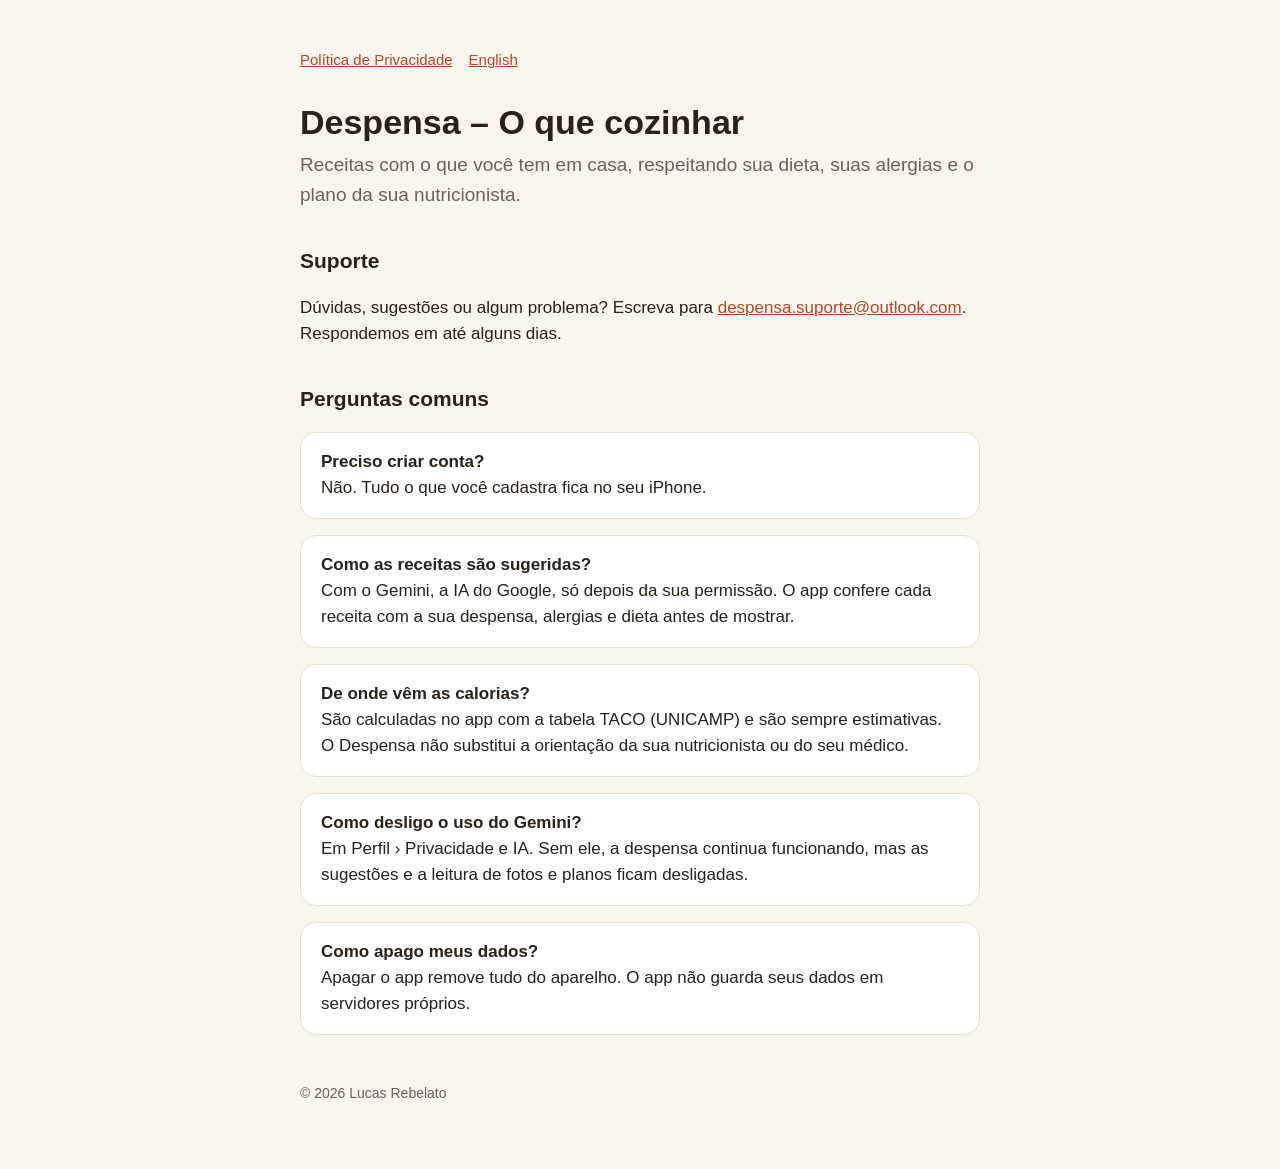
<file: index.html>
<!doctype html>
<html lang="pt-BR">
<head>
<meta charset="utf-8"><meta name="viewport" content="width=device-width, initial-scale=1">
<title>Despensa – O que cozinhar</title>
<meta name="description" content="Receitas com o que você tem em casa, respeitando sua dieta.">
<link rel="stylesheet" href="style.css">
</head>
<body><main>
<nav><a href="privacy.html">Política de Privacidade</a><a href="en/">English</a></nav>
<h1>Despensa – O que cozinhar</h1>
<p class="lead">Receitas com o que você tem em casa, respeitando sua dieta, suas alergias e o plano da sua nutricionista.</p>

<h2>Suporte</h2>
<p>Dúvidas, sugestões ou algum problema? Escreva para <a href="mailto:despensa.suporte@outlook.com">despensa.suporte@outlook.com</a>. Respondemos em até alguns dias.</p>

<h2>Perguntas comuns</h2>
<div class="card"><strong>Preciso criar conta?</strong><br>Não. Tudo o que você cadastra fica no seu iPhone.</div>
<div class="card"><strong>Como as receitas são sugeridas?</strong><br>Com o Gemini, a IA do Google, só depois da sua permissão. O app confere cada receita com a sua despensa, alergias e dieta antes de mostrar.</div>
<div class="card"><strong>De onde vêm as calorias?</strong><br>São calculadas no app com a tabela TACO (UNICAMP) e são sempre estimativas. O Despensa não substitui a orientação da sua nutricionista ou do seu médico.</div>
<div class="card"><strong>Como desligo o uso do Gemini?</strong><br>Em Perfil › Privacidade e IA. Sem ele, a despensa continua funcionando, mas as sugestões e a leitura de fotos e planos ficam desligadas.</div>
<div class="card"><strong>Como apago meus dados?</strong><br>Apagar o app remove tudo do aparelho. O app não guarda seus dados em servidores próprios.</div>

<footer>© 2026 Lucas Rebelato</footer>
</main></body>
</html>
</file>
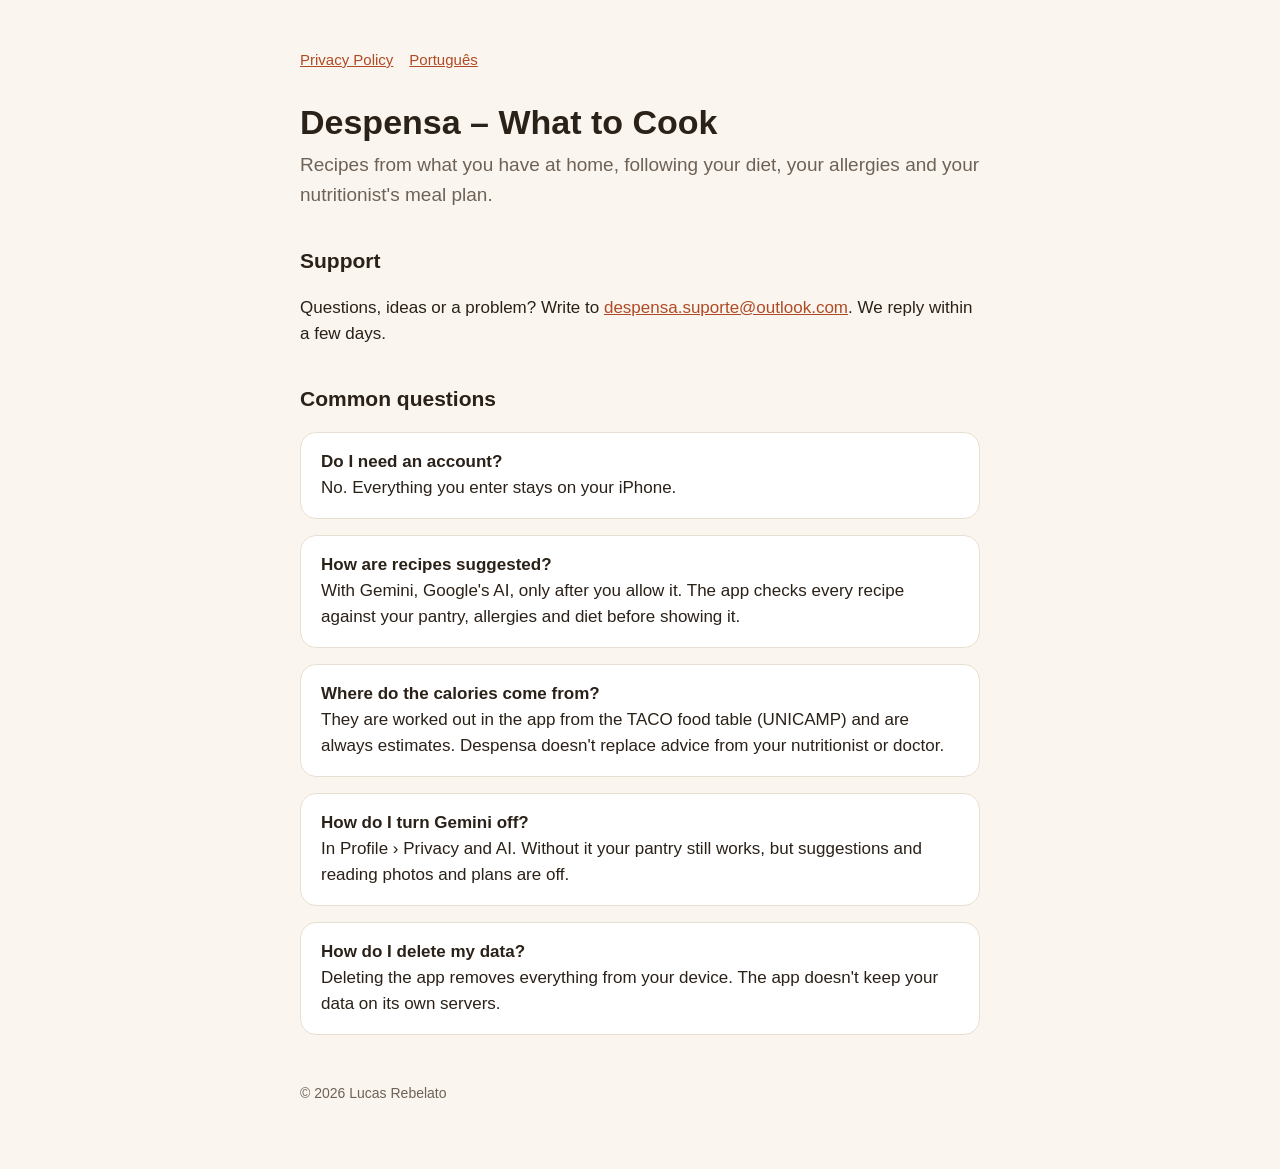
<file: en/index.html>
<!doctype html>
<html lang="en">
<head>
<meta charset="utf-8"><meta name="viewport" content="width=device-width, initial-scale=1">
<title>Despensa – What to Cook</title>
<meta name="description" content="Recipes from what you have at home, following your diet.">
<link rel="stylesheet" href="../style.css">
</head>
<body><main>
<nav><a href="privacy.html">Privacy Policy</a><a href="../">Português</a></nav>
<h1>Despensa – What to Cook</h1>
<p class="lead">Recipes from what you have at home, following your diet, your allergies and your nutritionist's meal plan.</p>

<h2>Support</h2>
<p>Questions, ideas or a problem? Write to <a href="mailto:despensa.suporte@outlook.com">despensa.suporte@outlook.com</a>. We reply within a few days.</p>

<h2>Common questions</h2>
<div class="card"><strong>Do I need an account?</strong><br>No. Everything you enter stays on your iPhone.</div>
<div class="card"><strong>How are recipes suggested?</strong><br>With Gemini, Google's AI, only after you allow it. The app checks every recipe against your pantry, allergies and diet before showing it.</div>
<div class="card"><strong>Where do the calories come from?</strong><br>They are worked out in the app from the TACO food table (UNICAMP) and are always estimates. Despensa doesn't replace advice from your nutritionist or doctor.</div>
<div class="card"><strong>How do I turn Gemini off?</strong><br>In Profile › Privacy and AI. Without it your pantry still works, but suggestions and reading photos and plans are off.</div>
<div class="card"><strong>How do I delete my data?</strong><br>Deleting the app removes everything from your device. The app doesn't keep your data on its own servers.</div>

<footer>© 2026 Lucas Rebelato</footer>
</main></body>
</html>
</file>
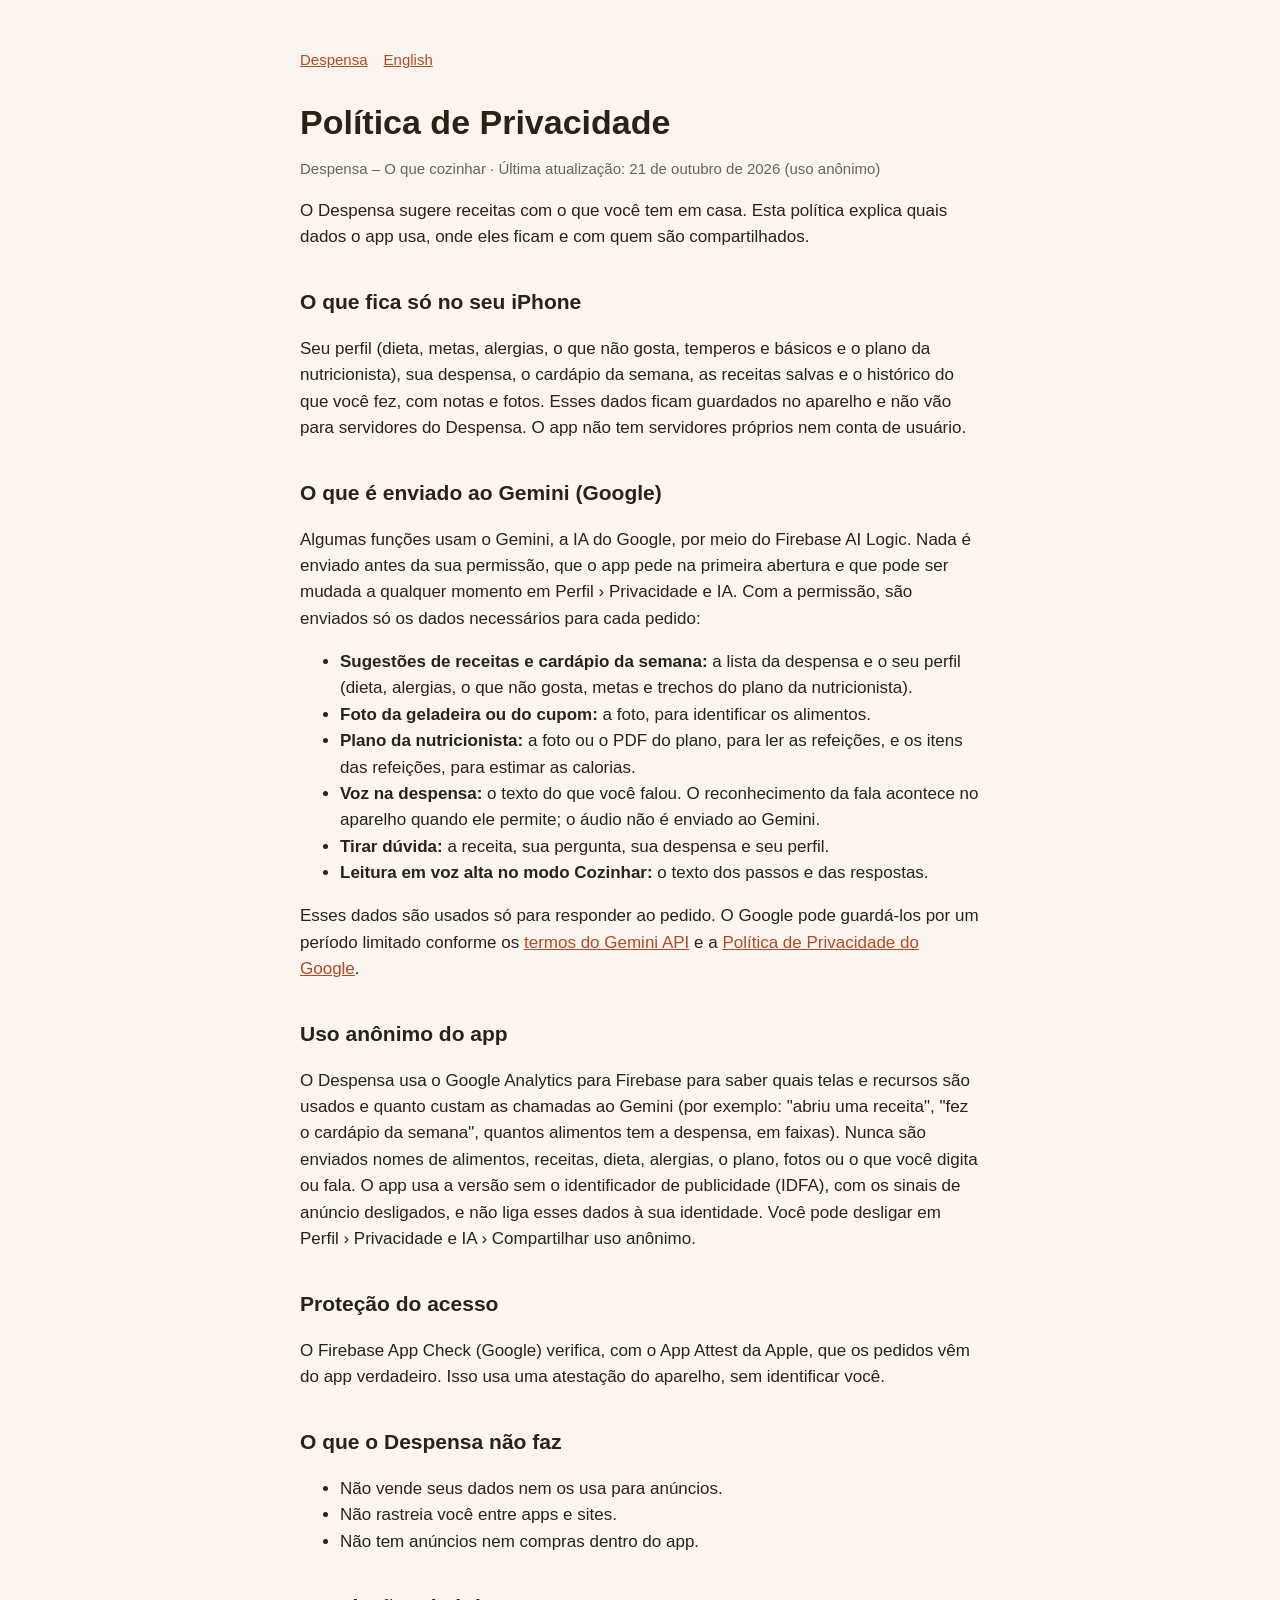
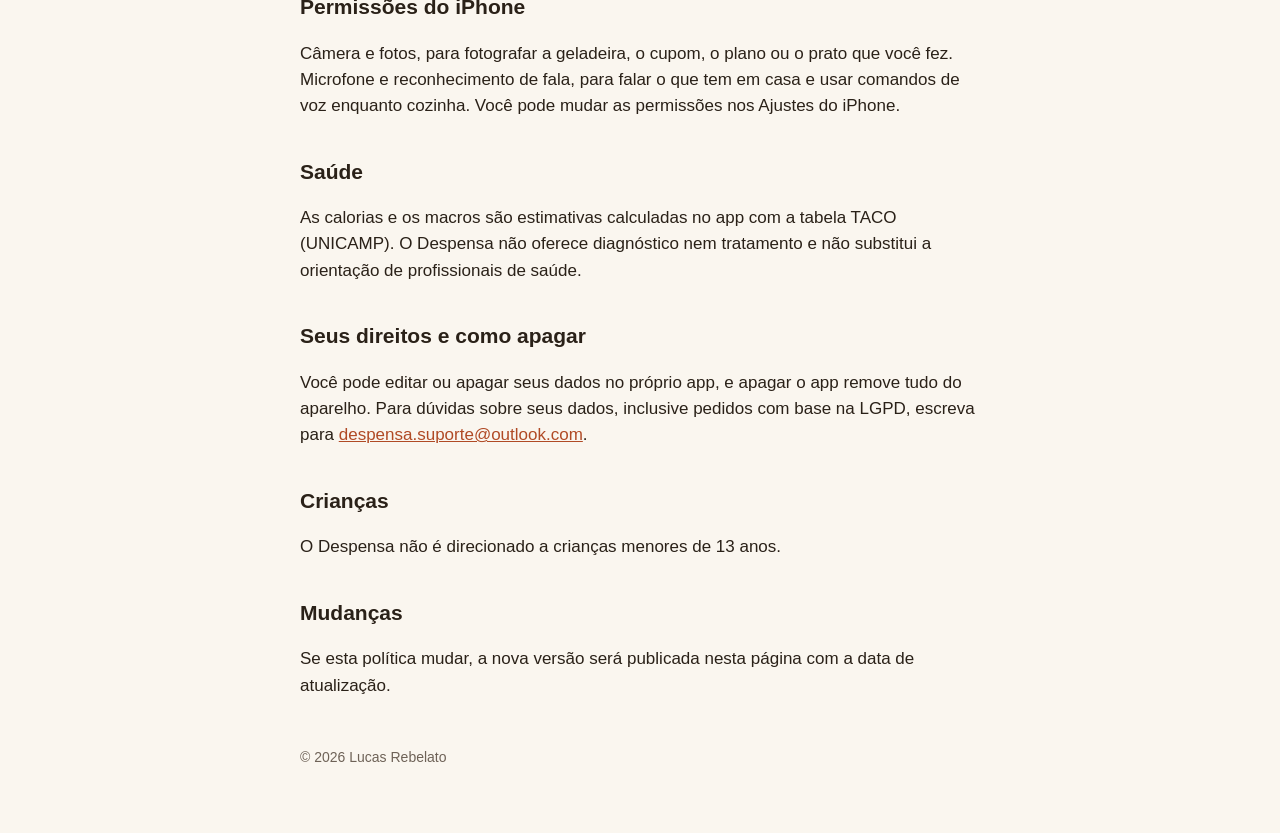
<file: privacy.html>
<!doctype html>
<html lang="pt-BR">
<head>
<meta charset="utf-8"><meta name="viewport" content="width=device-width, initial-scale=1">
<title>Política de Privacidade · Despensa</title>
<link rel="stylesheet" href="style.css">
</head>
<body><main>
<nav><a href="./">Despensa</a><a href="en/privacy.html">English</a></nav>
<h1>Política de Privacidade</h1>
<p class="muted">Despensa – O que cozinhar · Última atualização: 21 de outubro de 2026 (uso anônimo)</p>

<p>O Despensa sugere receitas com o que você tem em casa. Esta política explica quais dados o app usa, onde eles ficam e com quem são compartilhados.</p>

<h2>O que fica só no seu iPhone</h2>
<p>Seu perfil (dieta, metas, alergias, o que não gosta, temperos e básicos e o plano da nutricionista), sua despensa, o cardápio da semana, as receitas salvas e o histórico do que você fez, com notas e fotos. Esses dados ficam guardados no aparelho e não vão para servidores do Despensa. O app não tem servidores próprios nem conta de usuário.</p>

<h2>O que é enviado ao Gemini (Google)</h2>
<p>Algumas funções usam o Gemini, a IA do Google, por meio do Firebase AI Logic. Nada é enviado antes da sua permissão, que o app pede na primeira abertura e que pode ser mudada a qualquer momento em Perfil › Privacidade e IA. Com a permissão, são enviados só os dados necessários para cada pedido:</p>
<ul>
<li><strong>Sugestões de receitas e cardápio da semana:</strong> a lista da despensa e o seu perfil (dieta, alergias, o que não gosta, metas e trechos do plano da nutricionista).</li>
<li><strong>Foto da geladeira ou do cupom:</strong> a foto, para identificar os alimentos.</li>
<li><strong>Plano da nutricionista:</strong> a foto ou o PDF do plano, para ler as refeições, e os itens das refeições, para estimar as calorias.</li>
<li><strong>Voz na despensa:</strong> o texto do que você falou. O reconhecimento da fala acontece no aparelho quando ele permite; o áudio não é enviado ao Gemini.</li>
<li><strong>Tirar dúvida:</strong> a receita, sua pergunta, sua despensa e seu perfil.</li>
<li><strong>Leitura em voz alta no modo Cozinhar:</strong> o texto dos passos e das respostas.</li>
</ul>
<p>Esses dados são usados só para responder ao pedido. O Google pode guardá-los por um período limitado conforme os <a href="https://ai.google.dev/gemini-api/terms">termos do Gemini API</a> e a <a href="https://policies.google.com/privacy">Política de Privacidade do Google</a>.</p>

<h2>Uso anônimo do app</h2>
<p>O Despensa usa o Google Analytics para Firebase para saber quais telas e recursos são usados e quanto custam as chamadas ao Gemini (por exemplo: "abriu uma receita", "fez o cardápio da semana", quantos alimentos tem a despensa, em faixas). Nunca são enviados nomes de alimentos, receitas, dieta, alergias, o plano, fotos ou o que você digita ou fala. O app usa a versão sem o identificador de publicidade (IDFA), com os sinais de anúncio desligados, e não liga esses dados à sua identidade. Você pode desligar em Perfil › Privacidade e IA › Compartilhar uso anônimo.</p>

<h2>Proteção do acesso</h2>
<p>O Firebase App Check (Google) verifica, com o App Attest da Apple, que os pedidos vêm do app verdadeiro. Isso usa uma atestação do aparelho, sem identificar você.</p>

<h2>O que o Despensa não faz</h2>
<ul>
<li>Não vende seus dados nem os usa para anúncios.</li>
<li>Não rastreia você entre apps e sites.</li>
<li>Não tem anúncios nem compras dentro do app.</li>
</ul>

<h2>Permissões do iPhone</h2>
<p>Câmera e fotos, para fotografar a geladeira, o cupom, o plano ou o prato que você fez. Microfone e reconhecimento de fala, para falar o que tem em casa e usar comandos de voz enquanto cozinha. Você pode mudar as permissões nos Ajustes do iPhone.</p>

<h2>Saúde</h2>
<p>As calorias e os macros são estimativas calculadas no app com a tabela TACO (UNICAMP). O Despensa não oferece diagnóstico nem tratamento e não substitui a orientação de profissionais de saúde.</p>

<h2>Seus direitos e como apagar</h2>
<p>Você pode editar ou apagar seus dados no próprio app, e apagar o app remove tudo do aparelho. Para dúvidas sobre seus dados, inclusive pedidos com base na LGPD, escreva para <a href="mailto:despensa.suporte@outlook.com">despensa.suporte@outlook.com</a>.</p>

<h2>Crianças</h2>
<p>O Despensa não é direcionado a crianças menores de 13 anos.</p>

<h2>Mudanças</h2>
<p>Se esta política mudar, a nova versão será publicada nesta página com a data de atualização.</p>

<footer>© 2026 Lucas Rebelato</footer>
</main></body>
</html>
</file>
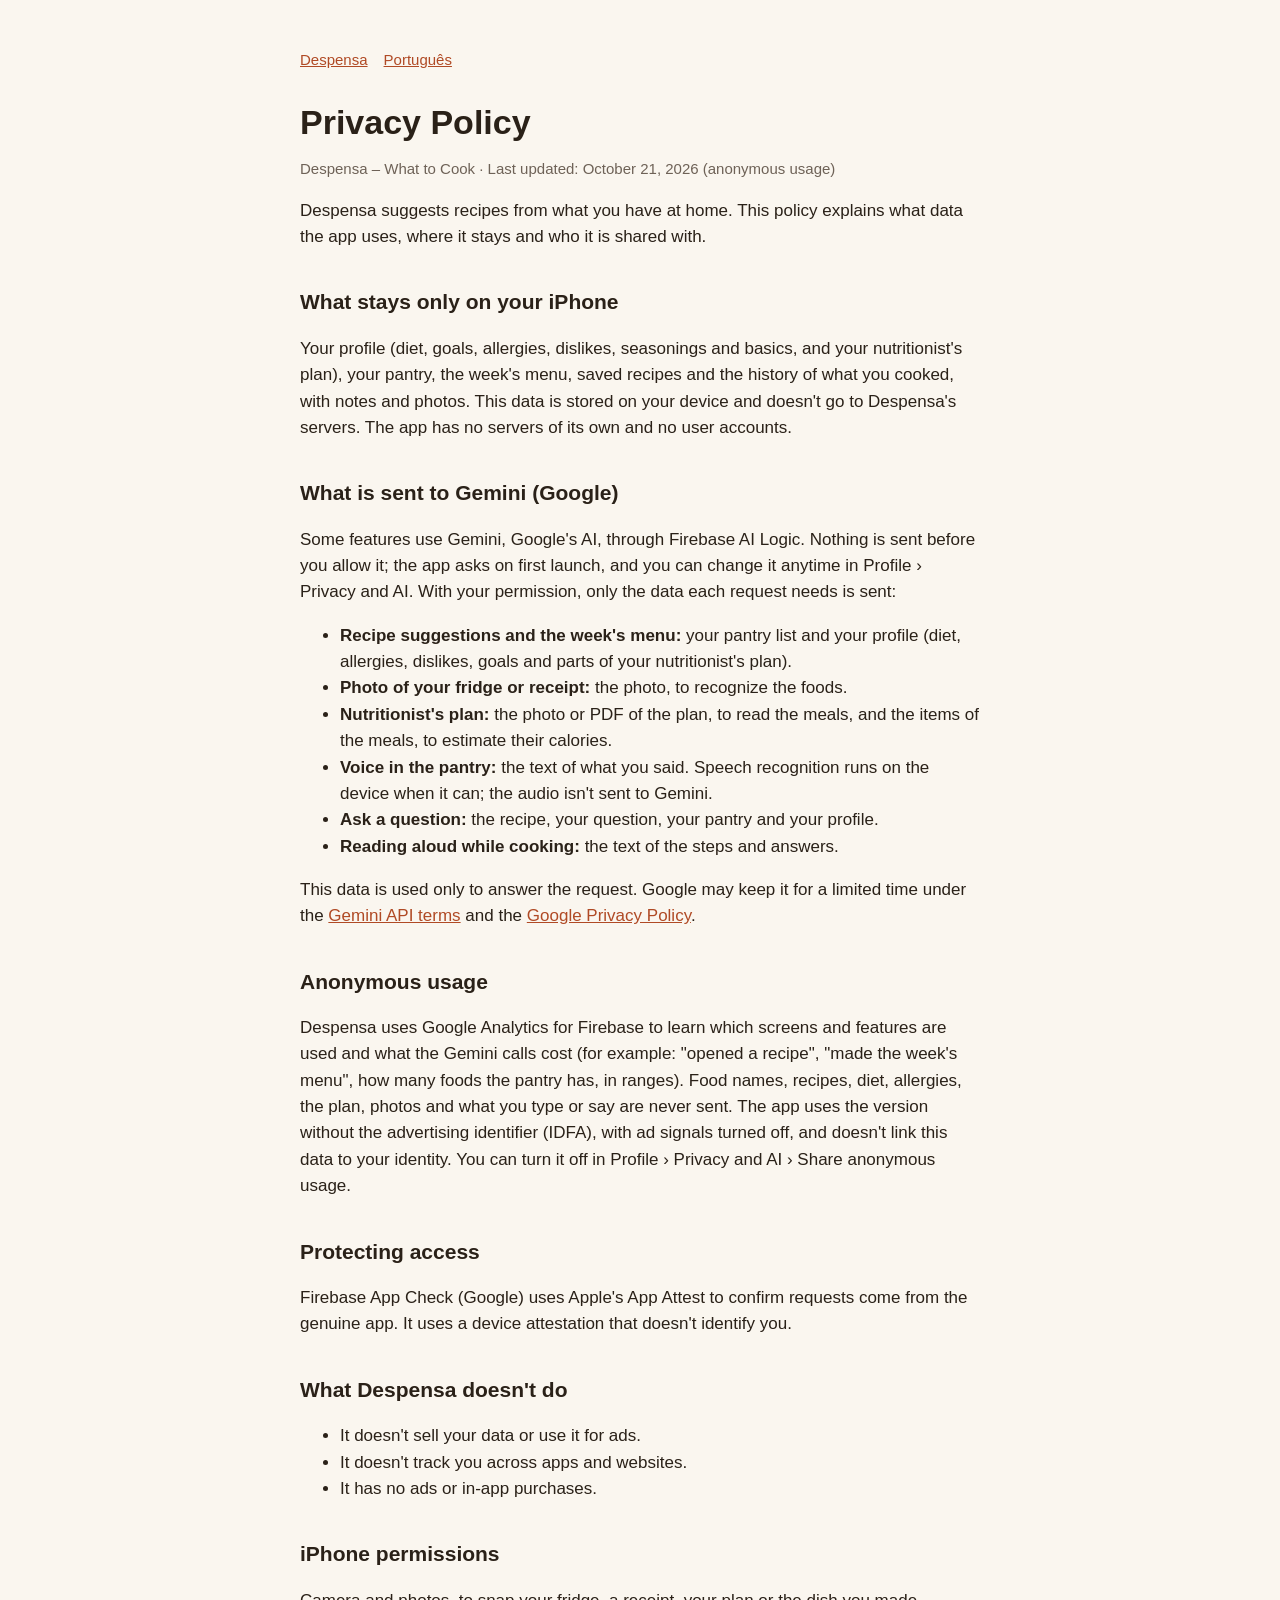
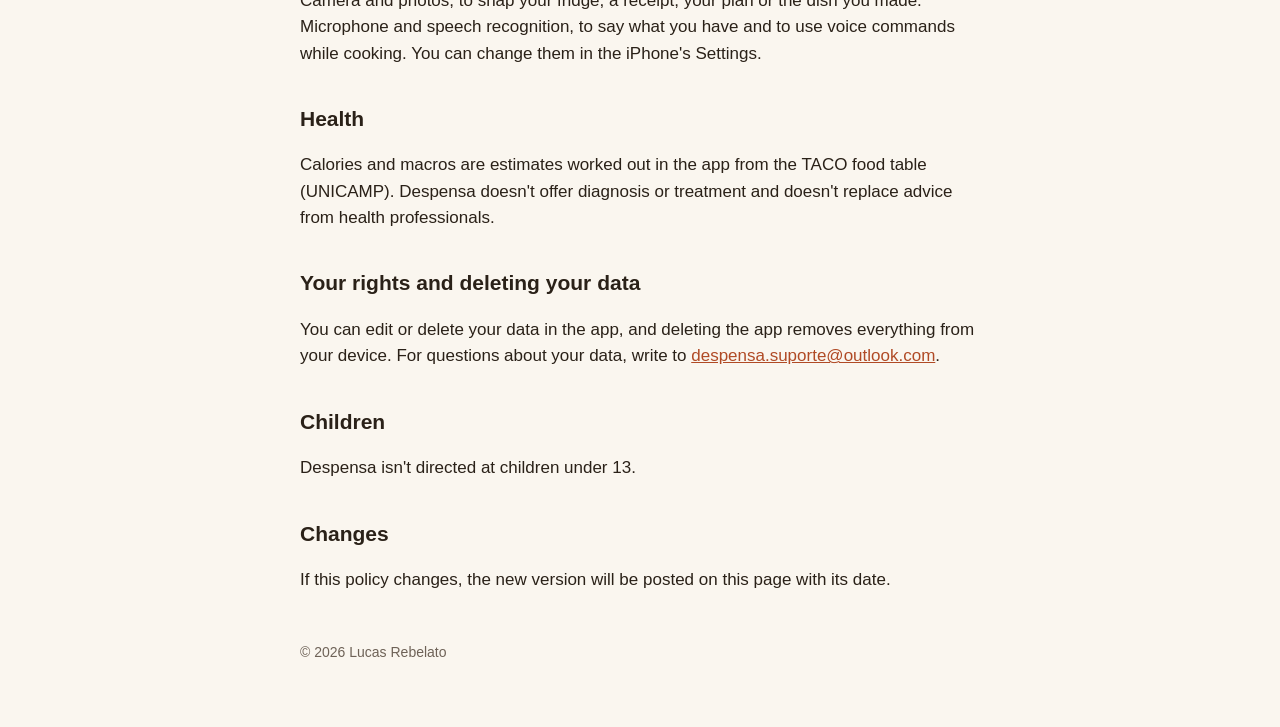
<file: en/privacy.html>
<!doctype html>
<html lang="en">
<head>
<meta charset="utf-8"><meta name="viewport" content="width=device-width, initial-scale=1">
<title>Privacy Policy · Despensa</title>
<link rel="stylesheet" href="../style.css">
</head>
<body><main>
<nav><a href="./">Despensa</a><a href="../privacy.html">Português</a></nav>
<h1>Privacy Policy</h1>
<p class="muted">Despensa – What to Cook · Last updated: October 21, 2026 (anonymous usage)</p>

<p>Despensa suggests recipes from what you have at home. This policy explains what data the app uses, where it stays and who it is shared with.</p>

<h2>What stays only on your iPhone</h2>
<p>Your profile (diet, goals, allergies, dislikes, seasonings and basics, and your nutritionist's plan), your pantry, the week's menu, saved recipes and the history of what you cooked, with notes and photos. This data is stored on your device and doesn't go to Despensa's servers. The app has no servers of its own and no user accounts.</p>

<h2>What is sent to Gemini (Google)</h2>
<p>Some features use Gemini, Google's AI, through Firebase AI Logic. Nothing is sent before you allow it; the app asks on first launch, and you can change it anytime in Profile › Privacy and AI. With your permission, only the data each request needs is sent:</p>
<ul>
<li><strong>Recipe suggestions and the week's menu:</strong> your pantry list and your profile (diet, allergies, dislikes, goals and parts of your nutritionist's plan).</li>
<li><strong>Photo of your fridge or receipt:</strong> the photo, to recognize the foods.</li>
<li><strong>Nutritionist's plan:</strong> the photo or PDF of the plan, to read the meals, and the items of the meals, to estimate their calories.</li>
<li><strong>Voice in the pantry:</strong> the text of what you said. Speech recognition runs on the device when it can; the audio isn't sent to Gemini.</li>
<li><strong>Ask a question:</strong> the recipe, your question, your pantry and your profile.</li>
<li><strong>Reading aloud while cooking:</strong> the text of the steps and answers.</li>
</ul>
<p>This data is used only to answer the request. Google may keep it for a limited time under the <a href="https://ai.google.dev/gemini-api/terms">Gemini API terms</a> and the <a href="https://policies.google.com/privacy">Google Privacy Policy</a>.</p>

<h2>Anonymous usage</h2>
<p>Despensa uses Google Analytics for Firebase to learn which screens and features are used and what the Gemini calls cost (for example: "opened a recipe", "made the week's menu", how many foods the pantry has, in ranges). Food names, recipes, diet, allergies, the plan, photos and what you type or say are never sent. The app uses the version without the advertising identifier (IDFA), with ad signals turned off, and doesn't link this data to your identity. You can turn it off in Profile › Privacy and AI › Share anonymous usage.</p>

<h2>Protecting access</h2>
<p>Firebase App Check (Google) uses Apple's App Attest to confirm requests come from the genuine app. It uses a device attestation that doesn't identify you.</p>

<h2>What Despensa doesn't do</h2>
<ul>
<li>It doesn't sell your data or use it for ads.</li>
<li>It doesn't track you across apps and websites.</li>
<li>It has no ads or in-app purchases.</li>
</ul>

<h2>iPhone permissions</h2>
<p>Camera and photos, to snap your fridge, a receipt, your plan or the dish you made. Microphone and speech recognition, to say what you have and to use voice commands while cooking. You can change them in the iPhone's Settings.</p>

<h2>Health</h2>
<p>Calories and macros are estimates worked out in the app from the TACO food table (UNICAMP). Despensa doesn't offer diagnosis or treatment and doesn't replace advice from health professionals.</p>

<h2>Your rights and deleting your data</h2>
<p>You can edit or delete your data in the app, and deleting the app removes everything from your device. For questions about your data, write to <a href="mailto:despensa.suporte@outlook.com">despensa.suporte@outlook.com</a>.</p>

<h2>Children</h2>
<p>Despensa isn't directed at children under 13.</p>

<h2>Changes</h2>
<p>If this policy changes, the new version will be posted on this page with its date.</p>

<footer>© 2026 Lucas Rebelato</footer>
</main></body>
</html>
</file>
<file: style.css>
:root { --bg: #FAF6EF; --surface: #FFFFFF; --text: #2A2118; --muted: #6E6257; --accent: #B04A25; --border: #E8DFD3; }
@media (prefers-color-scheme: dark) { :root { --bg: #161210; --surface: #221D19; --text: #F4EEE6; --muted: #B5AA9E; --accent: #F0946A; --border: #3A322C; } }
* { box-sizing: border-box; }
body { margin: 0; background: var(--bg); color: var(--text); font: 17px/1.55 -apple-system, BlinkMacSystemFont, "Segoe UI", Roboto, sans-serif; }
main { max-width: 720px; margin: 0 auto; padding: 48px 20px 64px; }
h1 { font-size: 34px; line-height: 1.15; margin: 0 0 8px; }
h2 { font-size: 21px; margin: 36px 0 8px; }
p, li { color: var(--text); }
.lead { color: var(--muted); font-size: 19px; margin-top: 0; }
.muted { color: var(--muted); font-size: 15px; }
a { color: var(--accent); }
nav { display: flex; gap: 16px; font-size: 15px; margin-bottom: 32px; }
.card { background: var(--surface); border: 1px solid var(--border); border-radius: 16px; padding: 16px 20px; margin: 16px 0; }
footer { margin-top: 48px; color: var(--muted); font-size: 14px; }
</file>
